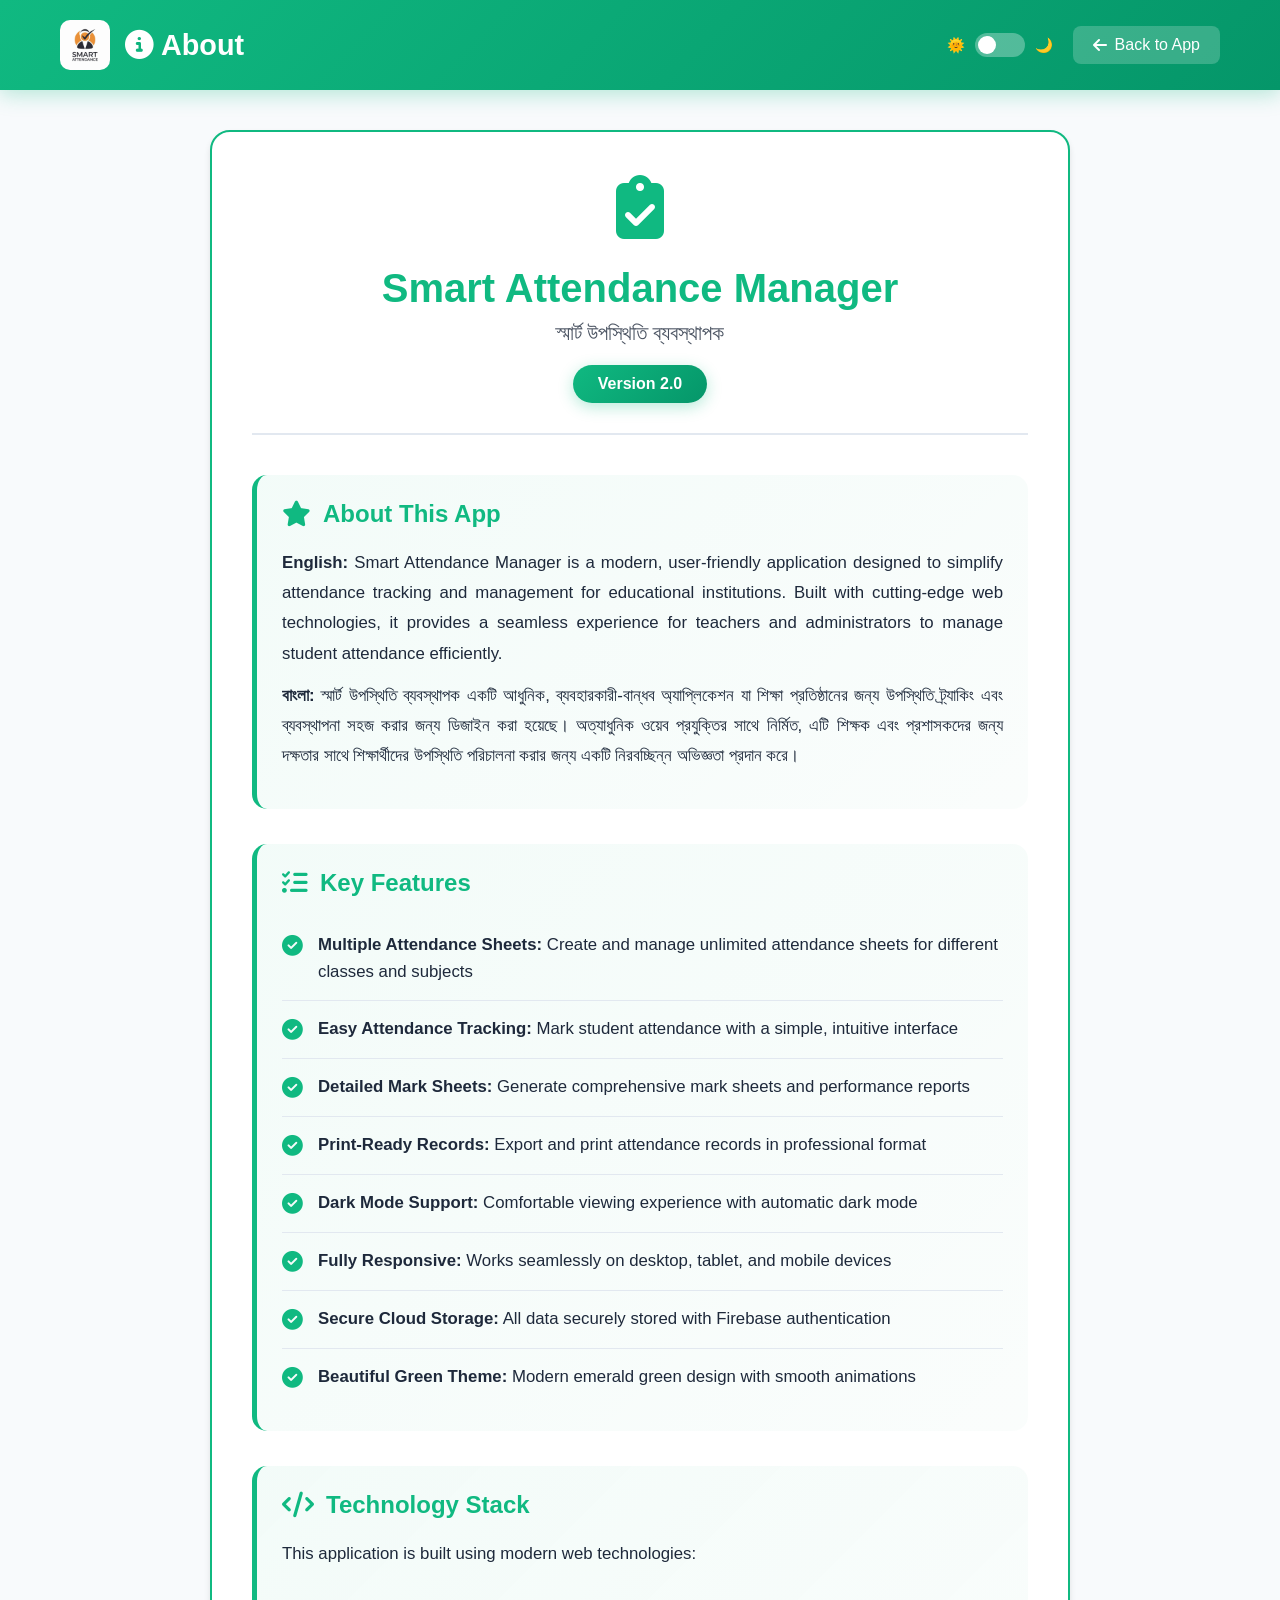
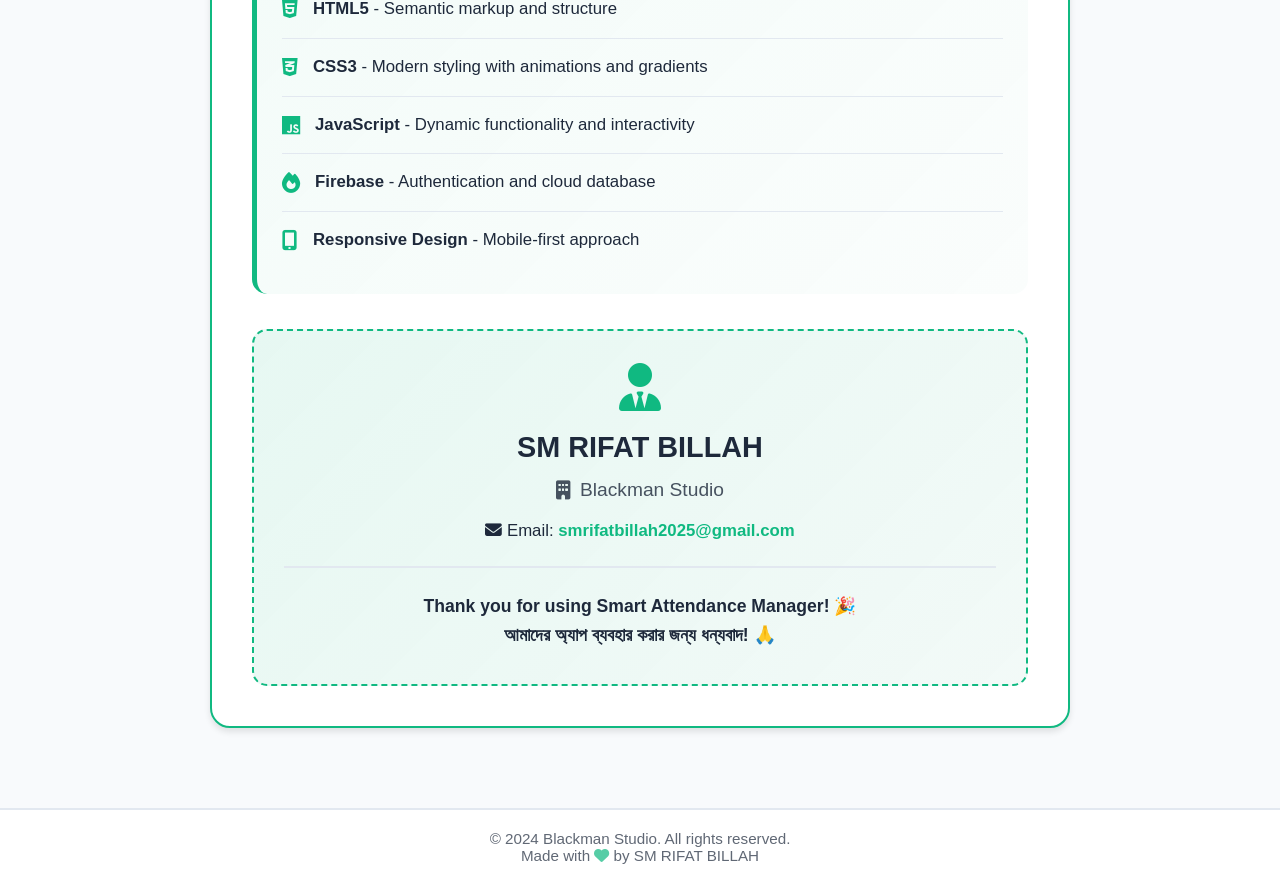
<file: about.html>
<!DOCTYPE html>
<html lang="en">

<head>
    <script async src="https://pagead2.googlesyndication.com/pagead/js/adsbygoogle.js?client=ca-pub-4629514146147557"
     crossorigin="anonymous"></script>
    <meta charset="UTF-8">
    <meta name="viewport" content="width=device-width, initial-scale=1.0">
    <title>About - Smart Attendance Manager</title>
    <link rel="icon" type="image/png" href="favicon.png">
    <link rel="stylesheet" href="https://cdnjs.cloudflare.com/ajax/libs/font-awesome/6.4.0/css/all.min.css">
    <style>
        * {
            margin: 0;
            padding: 0;
            box-sizing: border-box;
        }

        :root {
            --primary-color: #10b981;
            --primary-hover: #059669;
            --primary-gradient: linear-gradient(135deg, #10b981, #059669);
            --bg-color: #f8fafc;
            --card-bg: #ffffff;
            --text-color: #1e293b;
            --border-color: #e2e8f0;
            --shadow: 0 4px 6px rgba(0, 0, 0, 0.1);
            --shadow-hover: 0 10px 25px rgba(16, 185, 129, 0.2);
        }

        [data-theme="dark"] {
            --bg-color: #0f172a;
            --card-bg: #1e293b;
            --text-color: #f1f5f9;
            --border-color: #334155;
        }

        body {
            font-family: 'Segoe UI', Tahoma, Geneva, Verdana, sans-serif;
            background: var(--bg-color);
            color: var(--text-color);
            min-height: 100vh;
            display: flex;
            flex-direction: column;
            transition: background 0.3s ease, color 0.3s ease;
        }

        /* Header */
        header {
            background: var(--primary-gradient);
            color: white;
            padding: 20px 0;
            box-shadow: 0 4px 20px rgba(16, 185, 129, 0.3);
            position: sticky;
            top: 0;
            z-index: 100;
        }

        .header-content {
            max-width: 1200px;
            margin: 0 auto;
            padding: 0 20px;
            display: flex;
            justify-content: space-between;
            align-items: center;
        }

        .logo-section {
            display: flex;
            align-items: center;
            gap: 15px;
        }

        .app-logo {
            height: 50px;
            border-radius: 10px;
        }

        header h1 {
            font-size: 1.8rem;
            font-weight: 700;
        }

        .back-btn {
            background: rgba(255, 255, 255, 0.2);
            border: none;
            color: white;
            padding: 10px 20px;
            border-radius: 8px;
            cursor: pointer;
            font-size: 1rem;
            display: flex;
            align-items: center;
            gap: 8px;
            transition: all 0.3s ease;
        }

        .back-btn:hover {
            background: rgba(255, 255, 255, 0.3);
            transform: translateX(-5px);
        }

        /* Dark Mode Toggle */
        .dark-mode-toggle {
            display: flex;
            align-items: center;
            gap: 10px;
        }

        .switch {
            position: relative;
            display: inline-block;
            width: 50px;
            height: 24px;
        }

        .switch input {
            opacity: 0;
            width: 0;
            height: 0;
        }

        .slider {
            position: absolute;
            cursor: pointer;
            top: 0;
            left: 0;
            right: 0;
            bottom: 0;
            background-color: rgba(255, 255, 255, 0.3);
            transition: 0.4s;
            border-radius: 24px;
        }

        .slider:before {
            position: absolute;
            content: "";
            height: 18px;
            width: 18px;
            left: 3px;
            bottom: 3px;
            background-color: white;
            transition: 0.4s;
            border-radius: 50%;
        }

        input:checked+.slider {
            background-color: rgba(255, 255, 255, 0.5);
        }

        input:checked+.slider:before {
            transform: translateX(26px);
        }

        /* Main Content */
        .container {
            max-width: 900px;
            margin: 40px auto;
            padding: 0 20px;
            flex: 1;
        }

        .about-card {
            background: var(--card-bg);
            border-radius: 20px;
            padding: 40px;
            box-shadow: var(--shadow);
            border: 2px solid var(--primary-color);
            animation: fadeInUp 0.6s ease;
        }

        @keyframes fadeInUp {
            from {
                opacity: 0;
                transform: translateY(30px);
            }

            to {
                opacity: 1;
                transform: translateY(0);
            }
        }

        .about-header {
            text-align: center;
            margin-bottom: 40px;
            padding-bottom: 30px;
            border-bottom: 2px solid var(--border-color);
        }

        .app-icon {
            font-size: 4rem;
            color: var(--primary-color);
            margin-bottom: 20px;
            animation: bounce 2s infinite;
        }

        @keyframes bounce {

            0%,
            100% {
                transform: translateY(0);
            }

            50% {
                transform: translateY(-10px);
            }
        }

        .about-app-name {
            font-size: 2.5rem;
            font-weight: 700;
            color: var(--primary-color);
            margin: 15px 0 10px 0;
        }

        .about-tagline {
            font-size: 1.3rem;
            color: var(--text-color);
            opacity: 0.8;
            margin-bottom: 20px;
        }

        .version-badge {
            display: inline-block;
            background: var(--primary-gradient);
            color: white;
            padding: 10px 25px;
            border-radius: 25px;
            font-weight: 600;
            font-size: 1rem;
            box-shadow: 0 4px 15px rgba(16, 185, 129, 0.3);
        }

        .about-section {
            margin-bottom: 35px;
            padding: 25px;
            background: linear-gradient(135deg, rgba(16, 185, 129, 0.05), rgba(5, 150, 105, 0.02));
            border-radius: 15px;
            border-left: 5px solid var(--primary-color);
            transition: transform 0.3s ease, box-shadow 0.3s ease;
        }

        .about-section:hover {
            transform: translateX(5px);
            box-shadow: var(--shadow-hover);
        }

        .about-section h2 {
            font-size: 1.5rem;
            font-weight: 700;
            color: var(--primary-color);
            margin: 0 0 20px 0;
            display: flex;
            align-items: center;
            gap: 12px;
        }

        .about-section h2 i {
            font-size: 1.6rem;
        }

        .about-section p {
            margin: 12px 0;
            line-height: 1.8;
            text-align: justify;
            font-size: 1.05rem;
        }

        .about-features {
            list-style: none;
            padding: 0;
            margin: 0;
        }

        .about-features li {
            padding: 15px 0;
            display: flex;
            align-items: flex-start;
            gap: 15px;
            border-bottom: 1px solid var(--border-color);
            transition: all 0.3s ease;
        }

        .about-features li:last-child {
            border-bottom: none;
        }

        .about-features li:hover {
            padding-left: 10px;
            background: rgba(16, 185, 129, 0.05);
            border-radius: 8px;
        }

        .about-features li i {
            color: var(--primary-color);
            font-size: 1.3rem;
            margin-top: 3px;
            flex-shrink: 0;
        }

        .about-features li span {
            font-size: 1.05rem;
            line-height: 1.6;
        }

        .developer-info {
            text-align: center;
            padding: 30px;
            background: linear-gradient(135deg, rgba(16, 185, 129, 0.1), rgba(5, 150, 105, 0.05));
            border-radius: 15px;
            margin-top: 30px;
            border: 2px dashed var(--primary-color);
        }

        .developer-icon {
            font-size: 3rem;
            color: var(--primary-color);
            margin-bottom: 15px;
        }

        .developer-name {
            font-size: 1.8rem;
            font-weight: 700;
            color: var(--text-color);
            margin: 15px 0;
        }

        .company-name {
            font-size: 1.2rem;
            color: var(--text-color);
            opacity: 0.8;
            display: flex;
            align-items: center;
            justify-content: center;
            gap: 10px;
            margin: 10px 0;
        }

        .contact-info {
            margin-top: 20px;
            font-size: 1.05rem;
        }

        .contact-info p {
            margin: 10px 0;
        }

        .contact-info a {
            color: var(--primary-color);
            text-decoration: none;
            font-weight: 600;
            transition: opacity 0.3s;
        }

        .contact-info a:hover {
            opacity: 0.7;
            text-decoration: underline;
        }

        .thank-you {
            margin-top: 25px;
            padding-top: 20px;
            border-top: 2px solid var(--border-color);
        }

        .thank-you p {
            font-size: 1.1rem;
            margin: 8px 0;
        }

        /* Footer */
        footer {
            background: var(--card-bg);
            padding: 20px;
            text-align: center;
            border-top: 2px solid var(--border-color);
            margin-top: 40px;
        }

        footer p {
            color: var(--text-color);
            opacity: 0.7;
            font-size: 0.95rem;
        }

        /* Responsive */
        @media (max-width: 768px) {
            header h1 {
                font-size: 1.3rem;
            }

            .about-card {
                padding: 25px;
            }

            .about-app-name {
                font-size: 2rem;
            }

            .about-tagline {
                font-size: 1.1rem;
            }

            .about-section {
                padding: 20px;
            }

            .about-section h2 {
                font-size: 1.3rem;
            }

            .developer-name {
                font-size: 1.5rem;
            }
        }
    </style>
</head>

<body>
    <header>
        <div class="header-content">
            <div class="logo-section">
                <img src="logo.png" alt="Logo" class="app-logo">
                <h1><i class="fas fa-info-circle"></i> About</h1>
            </div>
            <div style="display: flex; align-items: center; gap: 20px;">
                <div class="dark-mode-toggle">
                    <span style="font-size: 0.9rem;">🌞</span>
                    <label class="switch">
                        <input type="checkbox" id="darkModeToggle">
                        <span class="slider"></span>
                    </label>
                    <span style="font-size: 0.9rem;">🌙</span>
                </div>
                <button class="back-btn" onclick="window.location.href='app.html'">
                    <i class="fas fa-arrow-left"></i> Back to App
                </button>
            </div>
        </div>
    </header>

    <div class="container">
        <div class="about-card">
            <div class="about-header">
                <div class="app-icon">
                    <i class="fas fa-clipboard-check"></i>
                </div>
                <h1 class="about-app-name">Smart Attendance Manager</h1>
                <p class="about-tagline">স্মার্ট উপস্থিতি ব্যবস্থাপক</p>
                <span class="version-badge">Version 2.0</span>
            </div>

            <div class="about-section">
                <h2><i class="fas fa-star"></i> About This App</h2>
                <p><strong>English:</strong> Smart Attendance Manager is a modern, user-friendly application designed to
                    simplify attendance tracking and management for educational institutions. Built with cutting-edge
                    web technologies, it provides a seamless experience for teachers and administrators to manage
                    student attendance efficiently.</p>
                <p><strong>বাংলা:</strong> স্মার্ট উপস্থিতি ব্যবস্থাপক একটি আধুনিক, ব্যবহারকারী-বান্ধব অ্যাপ্লিকেশন যা
                    শিক্ষা প্রতিষ্ঠানের জন্য উপস্থিতি ট্র্যাকিং এবং ব্যবস্থাপনা সহজ করার জন্য ডিজাইন করা হয়েছে।
                    অত্যাধুনিক ওয়েব প্রযুক্তির সাথে নির্মিত, এটি শিক্ষক এবং প্রশাসকদের জন্য দক্ষতার সাথে শিক্ষার্থীদের
                    উপস্থিতি পরিচালনা করার জন্য একটি নিরবচ্ছিন্ন অভিজ্ঞতা প্রদান করে।</p>
            </div>

            <div class="about-section">
                <h2><i class="fas fa-list-check"></i> Key Features</h2>
                <ul class="about-features">
                    <li>
                        <i class="fas fa-check-circle"></i>
                        <span><strong>Multiple Attendance Sheets:</strong> Create and manage unlimited attendance sheets
                            for different classes and subjects</span>
                    </li>
                    <li>
                        <i class="fas fa-check-circle"></i>
                        <span><strong>Easy Attendance Tracking:</strong> Mark student attendance with a simple,
                            intuitive interface</span>
                    </li>
                    <li>
                        <i class="fas fa-check-circle"></i>
                        <span><strong>Detailed Mark Sheets:</strong> Generate comprehensive mark sheets and performance
                            reports</span>
                    </li>
                    <li>
                        <i class="fas fa-check-circle"></i>
                        <span><strong>Print-Ready Records:</strong> Export and print attendance records in professional
                            format</span>
                    </li>
                    <li>
                        <i class="fas fa-check-circle"></i>
                        <span><strong>Dark Mode Support:</strong> Comfortable viewing experience with automatic dark
                            mode</span>
                    </li>
                    <li>
                        <i class="fas fa-check-circle"></i>
                        <span><strong>Fully Responsive:</strong> Works seamlessly on desktop, tablet, and mobile
                            devices</span>
                    </li>
                    <li>
                        <i class="fas fa-check-circle"></i>
                        <span><strong>Secure Cloud Storage:</strong> All data securely stored with Firebase
                            authentication</span>
                    </li>
                    <li>
                        <i class="fas fa-check-circle"></i>
                        <span><strong>Beautiful Green Theme:</strong> Modern emerald green design with smooth
                            animations</span>
                    </li>
                </ul>
            </div>

            <div class="about-section">
                <h2><i class="fas fa-code"></i> Technology Stack</h2>
                <p>This application is built using modern web technologies:</p>
                <ul class="about-features">
                    <li><i class="fab fa-html5"></i> <span><strong>HTML5</strong> - Semantic markup and structure</span>
                    </li>
                    <li><i class="fab fa-css3-alt"></i> <span><strong>CSS3</strong> - Modern styling with animations and
                            gradients</span></li>
                    <li><i class="fab fa-js"></i> <span><strong>JavaScript</strong> - Dynamic functionality and
                            interactivity</span></li>
                    <li><i class="fas fa-fire"></i> <span><strong>Firebase</strong> - Authentication and cloud
                            database</span></li>
                    <li><i class="fas fa-mobile-alt"></i> <span><strong>Responsive Design</strong> - Mobile-first
                            approach</span></li>
                </ul>
            </div>

            <div class="developer-info">
                <div class="developer-icon">
                    <i class="fas fa-user-tie"></i>
                </div>
                <div class="developer-name">SM RIFAT BILLAH</div>
                <div class="company-name">
                    <i class="fas fa-building"></i>
                    <span>Blackman Studio</span>
                </div>
                <div class="contact-info">
                    <p>
                        <i class="fas fa-envelope"></i>
                        Email: <a href="mailto:smrifatbillah2025@gmail.com">smrifatbillah2025@gmail.com</a>
                    </p>
                    <div class="thank-you">
                        <p><strong>Thank you for using Smart Attendance Manager! 🎉</strong></p>
                        <p><strong>আমাদের অ্যাপ ব্যবহার করার জন্য ধন্যবাদ! 🙏</strong></p>
                    </div>
                </div>
            </div>
        </div>
    </div>

    <footer>
        <p>&copy; 2024 Blackman Studio. All rights reserved.</p>
        <p>Made with <i class="fas fa-heart" style="color: #10b981;"></i> by SM RIFAT BILLAH</p>
    </footer>

    <script>
        // Dark Mode Toggle
        const darkModeToggle = document.getElementById('darkModeToggle');
        const body = document.body;

        // Load saved preference
        const savedTheme = localStorage.getItem('theme');
        if (savedTheme === 'dark') {
            body.setAttribute('data-theme', 'dark');
            darkModeToggle.checked = true;
        }

        // Toggle dark mode
        darkModeToggle.addEventListener('change', function () {
            if (this.checked) {
                body.setAttribute('data-theme', 'dark');
                localStorage.setItem('theme', 'dark');
            } else {
                body.removeAttribute('data-theme');
                localStorage.setItem('theme', 'light');
            }
        });
    </script>
</body>

</html>
</file>
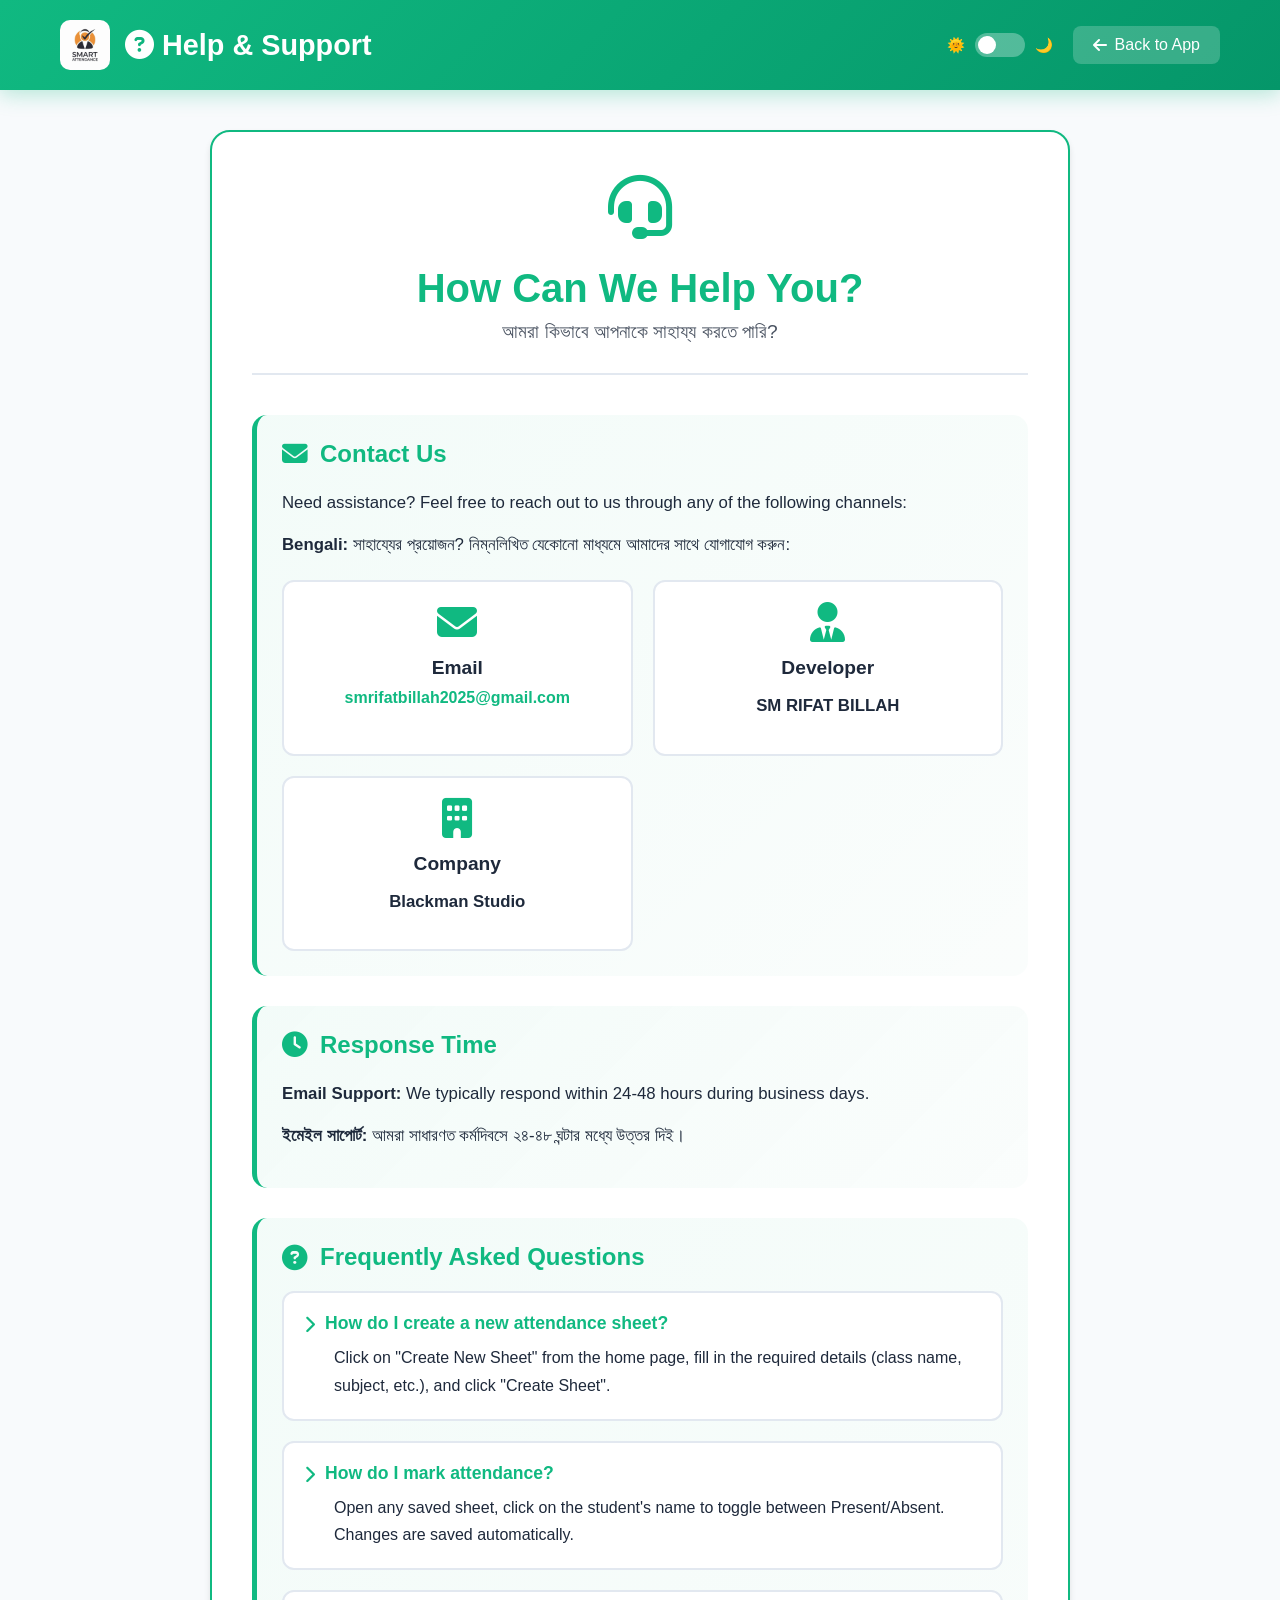
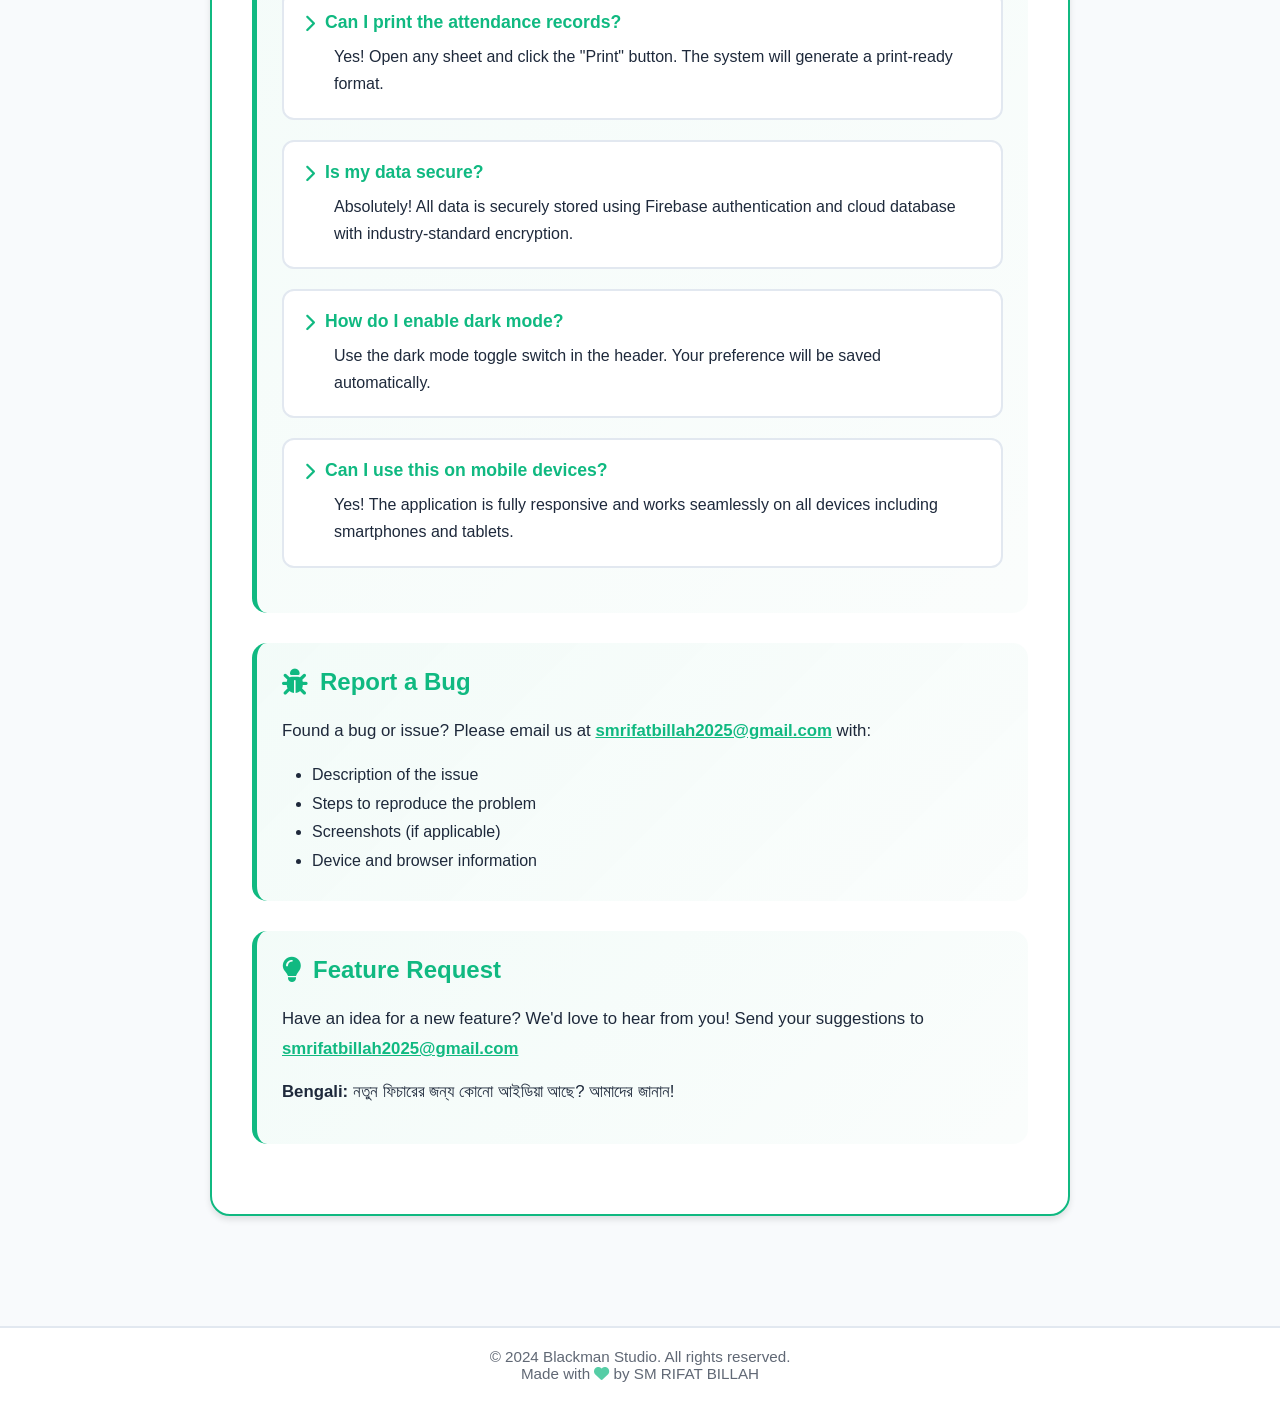
<file: help.html>
<!DOCTYPE html>
<html lang="en">

<head>
    <script async src="https://pagead2.googlesyndication.com/pagead/js/adsbygoogle.js?client=ca-pub-4629514146147557"
     crossorigin="anonymous"></script>
    <meta charset="UTF-8">
    <meta name="viewport" content="width=device-width, initial-scale=1.0">
    <title>Help & Support - Smart Attendance Manager</title>
    <link rel="icon" type="image/png" href="favicon.png">
    <link rel="stylesheet" href="https://cdnjs.cloudflare.com/ajax/libs/font-awesome/6.4.0/css/all.min.css">
    <style>
        * {
            margin: 0;
            padding: 0;
            box-sizing: border-box;
        }

        :root {
            --primary-color: #10b981;
            --primary-hover: #059669;
            --primary-gradient: linear-gradient(135deg, #10b981, #059669);
            --bg-color: #f8fafc;
            --card-bg: #ffffff;
            --text-color: #1e293b;
            --border-color: #e2e8f0;
            --shadow: 0 4px 6px rgba(0, 0, 0, 0.1);
            --shadow-hover: 0 10px 25px rgba(16, 185, 129, 0.2);
        }

        [data-theme="dark"] {
            --bg-color: #0f172a;
            --card-bg: #1e293b;
            --text-color: #f1f5f9;
            --border-color: #334155;
        }

        body {
            font-family: 'Segoe UI', Tahoma, Geneva, Verdana, sans-serif;
            background: var(--bg-color);
            color: var(--text-color);
            min-height: 100vh;
            display: flex;
            flex-direction: column;
            transition: background 0.3s ease, color 0.3s ease;
        }

        /* Header */
        header {
            background: var(--primary-gradient);
            color: white;
            padding: 20px 0;
            box-shadow: 0 4px 20px rgba(16, 185, 129, 0.3);
            position: sticky;
            top: 0;
            z-index: 100;
        }

        .header-content {
            max-width: 1200px;
            margin: 0 auto;
            padding: 0 20px;
            display: flex;
            justify-content: space-between;
            align-items: center;
        }

        .logo-section {
            display: flex;
            align-items: center;
            gap: 15px;
        }

        .app-logo {
            height: 50px;
            border-radius: 10px;
        }

        header h1 {
            font-size: 1.8rem;
            font-weight: 700;
        }

        .back-btn {
            background: rgba(255, 255, 255, 0.2);
            border: none;
            color: white;
            padding: 10px 20px;
            border-radius: 8px;
            cursor: pointer;
            font-size: 1rem;
            display: flex;
            align-items: center;
            gap: 8px;
            transition: all 0.3s ease;
        }

        .back-btn:hover {
            background: rgba(255, 255, 255, 0.3);
            transform: translateX(-5px);
        }

        /* Dark Mode Toggle */
        .dark-mode-toggle {
            display: flex;
            align-items: center;
            gap: 10px;
        }

        .switch {
            position: relative;
            display: inline-block;
            width: 50px;
            height: 24px;
        }

        .switch input {
            opacity: 0;
            width: 0;
            height: 0;
        }

        .slider {
            position: absolute;
            cursor: pointer;
            top: 0;
            left: 0;
            right: 0;
            bottom: 0;
            background-color: rgba(255, 255, 255, 0.3);
            transition: 0.4s;
            border-radius: 24px;
        }

        .slider:before {
            position: absolute;
            content: "";
            height: 18px;
            width: 18px;
            left: 3px;
            bottom: 3px;
            background-color: white;
            transition: 0.4s;
            border-radius: 50%;
        }

        input:checked+.slider {
            background-color: rgba(255, 255, 255, 0.5);
        }

        input:checked+.slider:before {
            transform: translateX(26px);
        }

        /* Main Content */
        .container {
            max-width: 900px;
            margin: 40px auto;
            padding: 0 20px;
            flex: 1;
        }

        .help-card {
            background: var(--card-bg);
            border-radius: 20px;
            padding: 40px;
            box-shadow: var(--shadow);
            border: 2px solid var(--primary-color);
            animation: fadeInUp 0.6s ease;
            margin-bottom: 30px;
        }

        @keyframes fadeInUp {
            from {
                opacity: 0;
                transform: translateY(30px);
            }

            to {
                opacity: 1;
                transform: translateY(0);
            }
        }

        .help-header {
            text-align: center;
            margin-bottom: 40px;
            padding-bottom: 30px;
            border-bottom: 2px solid var(--border-color);
        }

        .help-icon {
            font-size: 4rem;
            color: var(--primary-color);
            margin-bottom: 20px;
            animation: pulse 2s infinite;
        }

        @keyframes pulse {

            0%,
            100% {
                transform: scale(1);
            }

            50% {
                transform: scale(1.1);
            }
        }

        .help-title {
            font-size: 2.5rem;
            font-weight: 700;
            color: var(--primary-color);
            margin: 15px 0 10px 0;
        }

        .help-subtitle {
            font-size: 1.2rem;
            color: var(--text-color);
            opacity: 0.8;
        }

        .help-section {
            margin-bottom: 30px;
            padding: 25px;
            background: linear-gradient(135deg, rgba(16, 185, 129, 0.05), rgba(5, 150, 105, 0.02));
            border-radius: 15px;
            border-left: 5px solid var(--primary-color);
            transition: transform 0.3s ease, box-shadow 0.3s ease;
        }

        .help-section:hover {
            transform: translateX(5px);
            box-shadow: var(--shadow-hover);
        }

        .help-section h2 {
            font-size: 1.5rem;
            font-weight: 700;
            color: var(--primary-color);
            margin: 0 0 20px 0;
            display: flex;
            align-items: center;
            gap: 12px;
        }

        .help-section h2 i {
            font-size: 1.6rem;
        }

        .help-section p {
            margin: 12px 0;
            line-height: 1.8;
            font-size: 1.05rem;
        }

        .contact-grid {
            display: grid;
            grid-template-columns: repeat(auto-fit, minmax(250px, 1fr));
            gap: 20px;
            margin-top: 20px;
        }

        .contact-item {
            background: var(--card-bg);
            padding: 20px;
            border-radius: 12px;
            border: 2px solid var(--border-color);
            transition: all 0.3s ease;
            text-align: center;
        }

        .contact-item:hover {
            border-color: var(--primary-color);
            transform: translateY(-5px);
            box-shadow: var(--shadow-hover);
        }

        .contact-item i {
            font-size: 2.5rem;
            color: var(--primary-color);
            margin-bottom: 15px;
        }

        .contact-item h3 {
            font-size: 1.2rem;
            color: var(--text-color);
            margin-bottom: 10px;
        }

        .contact-item a {
            color: var(--primary-color);
            text-decoration: none;
            font-weight: 600;
            word-break: break-all;
            transition: opacity 0.3s;
        }

        .contact-item a:hover {
            opacity: 0.7;
            text-decoration: underline;
        }

        .faq-list {
            list-style: none;
            padding: 0;
        }

        .faq-item {
            margin-bottom: 20px;
            padding: 20px;
            background: var(--card-bg);
            border-radius: 12px;
            border: 2px solid var(--border-color);
            transition: all 0.3s ease;
        }

        .faq-item:hover {
            border-color: var(--primary-color);
            box-shadow: var(--shadow);
        }

        .faq-question {
            font-size: 1.1rem;
            font-weight: 700;
            color: var(--primary-color);
            margin-bottom: 10px;
            display: flex;
            align-items: flex-start;
            gap: 10px;
        }

        .faq-question i {
            margin-top: 3px;
            flex-shrink: 0;
        }

        .faq-answer {
            font-size: 1rem;
            line-height: 1.7;
            color: var(--text-color);
            padding-left: 30px;
        }

        /* Footer */
        footer {
            background: var(--card-bg);
            padding: 20px;
            text-align: center;
            border-top: 2px solid var(--border-color);
            margin-top: 40px;
        }

        footer p {
            color: var(--text-color);
            opacity: 0.7;
            font-size: 0.95rem;
        }

        /* Responsive */
        @media (max-width: 768px) {
            header h1 {
                font-size: 1.3rem;
            }

            .help-card {
                padding: 25px;
            }

            .help-title {
                font-size: 2rem;
            }

            .contact-grid {
                grid-template-columns: 1fr;
            }
        }
    </style>
</head>

<body>
    <header>
        <div class="header-content">
            <div class="logo-section">
                <img src="logo.png" alt="Logo" class="app-logo">
                <h1><i class="fas fa-question-circle"></i> Help & Support</h1>
            </div>
            <div style="display: flex; align-items: center; gap: 20px;">
                <div class="dark-mode-toggle">
                    <span style="font-size: 0.9rem;">🌞</span>
                    <label class="switch">
                        <input type="checkbox" id="darkModeToggle">
                        <span class="slider"></span>
                    </label>
                    <span style="font-size: 0.9rem;">🌙</span>
                </div>
                <button class="back-btn" onclick="window.location.href='app.html'">
                    <i class="fas fa-arrow-left"></i> Back to App
                </button>
            </div>
        </div>
    </header>

    <div class="container">
        <div class="help-card">
            <div class="help-header">
                <div class="help-icon">
                    <i class="fas fa-headset"></i>
                </div>
                <h1 class="help-title">How Can We Help You?</h1>
                <p class="help-subtitle">আমরা কিভাবে আপনাকে সাহায্য করতে পারি?</p>
            </div>

            <div class="help-section">
                <h2><i class="fas fa-envelope"></i> Contact Us</h2>
                <p>Need assistance? Feel free to reach out to us through any of the following channels:</p>
                <p><strong>Bengali:</strong> সাহায্যের প্রয়োজন? নিম্নলিখিত যেকোনো মাধ্যমে আমাদের সাথে যোগাযোগ করুন:</p>

                <div class="contact-grid">
                    <div class="contact-item">
                        <i class="fas fa-envelope"></i>
                        <h3>Email</h3>
                        <a href="mailto:smrifatbillah2025@gmail.com">smrifatbillah2025@gmail.com</a>
                    </div>

                    <div class="contact-item">
                        <i class="fas fa-user-tie"></i>
                        <h3>Developer</h3>
                        <p style="color: var(--text-color); font-weight: 600;">SM RIFAT BILLAH</p>
                    </div>

                    <div class="contact-item">
                        <i class="fas fa-building"></i>
                        <h3>Company</h3>
                        <p style="color: var(--text-color); font-weight: 600;">Blackman Studio</p>
                    </div>
                </div>
            </div>

            <div class="help-section">
                <h2><i class="fas fa-clock"></i> Response Time</h2>
                <p><strong>Email Support:</strong> We typically respond within 24-48 hours during business days.</p>
                <p><strong>ইমেইল সাপোর্ট:</strong> আমরা সাধারণত কর্মদিবসে ২৪-৪৮ ঘন্টার মধ্যে উত্তর দিই।</p>
            </div>

            <div class="help-section">
                <h2><i class="fas fa-question-circle"></i> Frequently Asked Questions</h2>

                <ul class="faq-list">
                    <li class="faq-item">
                        <div class="faq-question">
                            <i class="fas fa-chevron-right"></i>
                            <span>How do I create a new attendance sheet?</span>
                        </div>
                        <div class="faq-answer">
                            Click on "Create New Sheet" from the home page, fill in the required details (class name,
                            subject, etc.), and click "Create Sheet".
                        </div>
                    </li>

                    <li class="faq-item">
                        <div class="faq-question">
                            <i class="fas fa-chevron-right"></i>
                            <span>How do I mark attendance?</span>
                        </div>
                        <div class="faq-answer">
                            Open any saved sheet, click on the student's name to toggle between Present/Absent. Changes
                            are saved automatically.
                        </div>
                    </li>

                    <li class="faq-item">
                        <div class="faq-question">
                            <i class="fas fa-chevron-right"></i>
                            <span>Can I print the attendance records?</span>
                        </div>
                        <div class="faq-answer">
                            Yes! Open any sheet and click the "Print" button. The system will generate a print-ready
                            format.
                        </div>
                    </li>

                    <li class="faq-item">
                        <div class="faq-question">
                            <i class="fas fa-chevron-right"></i>
                            <span>Is my data secure?</span>
                        </div>
                        <div class="faq-answer">
                            Absolutely! All data is securely stored using Firebase authentication and cloud database
                            with industry-standard encryption.
                        </div>
                    </li>

                    <li class="faq-item">
                        <div class="faq-question">
                            <i class="fas fa-chevron-right"></i>
                            <span>How do I enable dark mode?</span>
                        </div>
                        <div class="faq-answer">
                            Use the dark mode toggle switch in the header. Your preference will be saved automatically.
                        </div>
                    </li>

                    <li class="faq-item">
                        <div class="faq-question">
                            <i class="fas fa-chevron-right"></i>
                            <span>Can I use this on mobile devices?</span>
                        </div>
                        <div class="faq-answer">
                            Yes! The application is fully responsive and works seamlessly on all devices including
                            smartphones and tablets.
                        </div>
                    </li>
                </ul>
            </div>

            <div class="help-section">
                <h2><i class="fas fa-bug"></i> Report a Bug</h2>
                <p>Found a bug or issue? Please email us at <a href="mailto:smrifatbillah2025@gmail.com"
                        style="color: var(--primary-color); font-weight: 600;">smrifatbillah2025@gmail.com</a> with:</p>
                <ul style="margin-left: 30px; margin-top: 15px; line-height: 1.8;">
                    <li>Description of the issue</li>
                    <li>Steps to reproduce the problem</li>
                    <li>Screenshots (if applicable)</li>
                    <li>Device and browser information</li>
                </ul>
            </div>

            <div class="help-section">
                <h2><i class="fas fa-lightbulb"></i> Feature Request</h2>
                <p>Have an idea for a new feature? We'd love to hear from you! Send your suggestions to <a
                        href="mailto:smrifatbillah2025@gmail.com"
                        style="color: var(--primary-color); font-weight: 600;">smrifatbillah2025@gmail.com</a></p>
                <p><strong>Bengali:</strong> নতুন ফিচারের জন্য কোনো আইডিয়া আছে? আমাদের জানান!</p>
            </div>
        </div>
    </div>

    <footer>
        <p>&copy; 2024 Blackman Studio. All rights reserved.</p>
        <p>Made with <i class="fas fa-heart" style="color: #10b981;"></i> by SM RIFAT BILLAH</p>
    </footer>

    <script>
        // Dark Mode Toggle
        const darkModeToggle = document.getElementById('darkModeToggle');
        const body = document.body;

        // Load saved preference
        const savedTheme = localStorage.getItem('theme');
        if (savedTheme === 'dark') {
            body.setAttribute('data-theme', 'dark');
            darkModeToggle.checked = true;
        }

        // Toggle dark mode
        darkModeToggle.addEventListener('change', function () {
            if (this.checked) {
                body.setAttribute('data-theme', 'dark');
                localStorage.setItem('theme', 'dark');
            } else {
                body.removeAttribute('data-theme');
                localStorage.setItem('theme', 'light');
            }
        });
    </script>
</body>

</html>
</file>
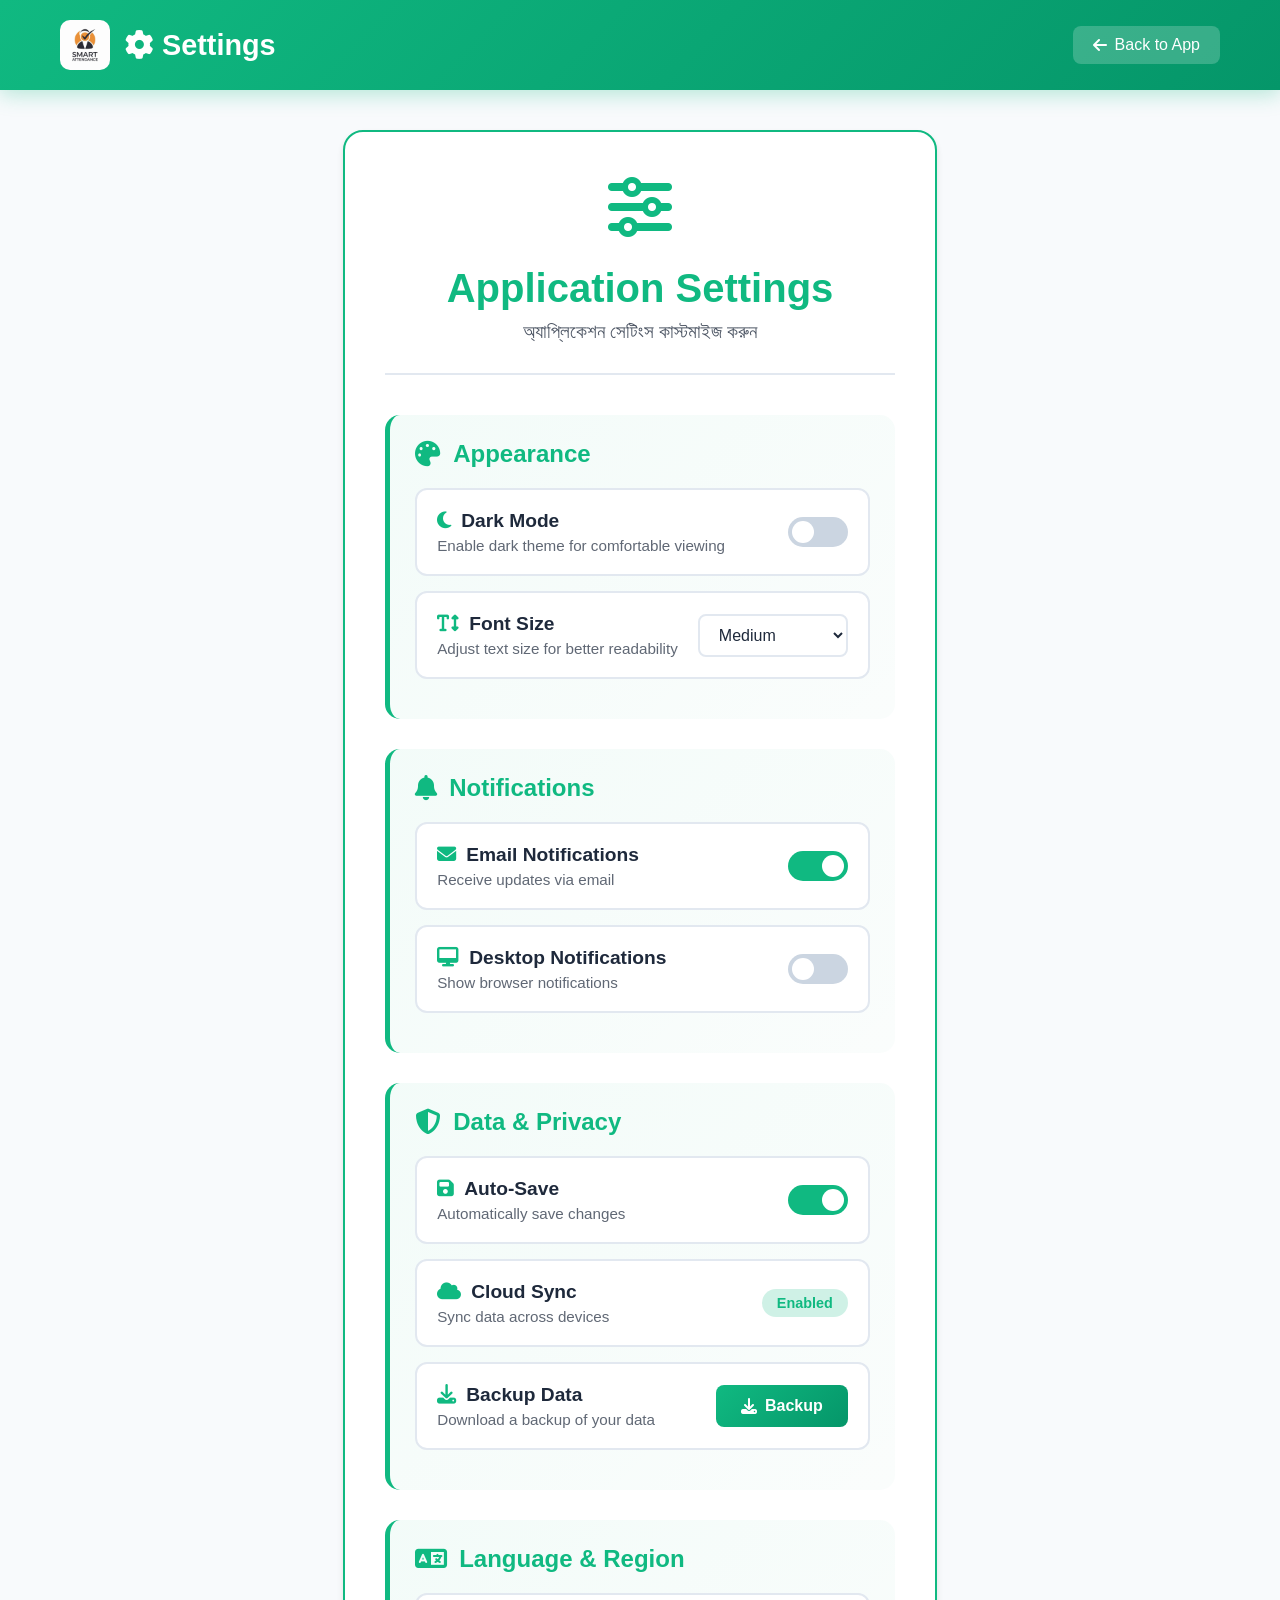
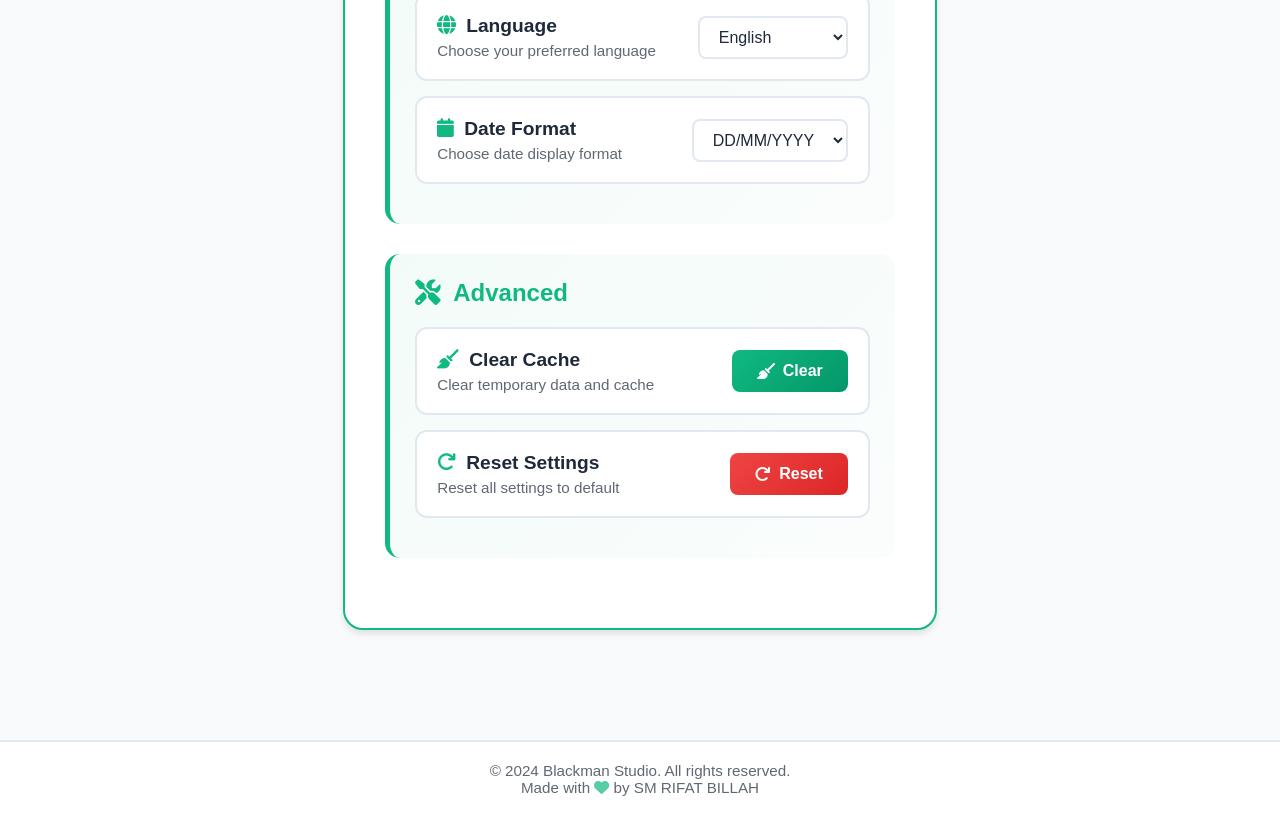
<file: settings.html>
<!DOCTYPE html>
<html lang="en">

<head>
    <script async src="https://pagead2.googlesyndication.com/pagead/js/adsbygoogle.js?client=ca-pub-4629514146147557"
     crossorigin="anonymous"></script>
    <meta charset="UTF-8">
    <meta name="viewport" content="width=device-width, initial-scale=1.0">
    <title>Settings - Smart Attendance Manager</title>
    <link rel="icon" type="image/png" href="favicon.png">
    <link rel="stylesheet" href="https://cdnjs.cloudflare.com/ajax/libs/font-awesome/6.4.0/css/all.min.css">
    <style>
        * {
            margin: 0;
            padding: 0;
            box-sizing: border-box;
        }

        :root {
            --primary-color: #10b981;
            --primary-hover: #059669;
            --primary-gradient: linear-gradient(135deg, #10b981, #059669);
            --bg-color: #f8fafc;
            --card-bg: #ffffff;
            --text-color: #1e293b;
            --border-color: #e2e8f0;
            --shadow: 0 4px 6px rgba(0, 0, 0, 0.1);
            --shadow-hover: 0 10px 25px rgba(16, 185, 129, 0.2);
        }

        [data-theme="dark"] {
            --bg-color: #0f172a;
            --card-bg: #1e293b;
            --text-color: #f1f5f9;
            --border-color: #334155;
        }

        body {
            font-family: 'Segoe UI', Tahoma, Geneva, Verdana, sans-serif;
            background: var(--bg-color);
            color: var(--text-color);
            min-height: 100vh;
            display: flex;
            flex-direction: column;
            transition: background 0.3s ease, color 0.3s ease;
        }

        /* Header */
        header {
            background: var(--primary-gradient);
            color: white;
            padding: 20px 0;
            box-shadow: 0 4px 20px rgba(16, 185, 129, 0.3);
            position: sticky;
            top: 0;
            z-index: 100;
        }

        .header-content {
            max-width: 1200px;
            margin: 0 auto;
            padding: 0 20px;
            display: flex;
            justify-content: space-between;
            align-items: center;
        }

        .logo-section {
            display: flex;
            align-items: center;
            gap: 15px;
        }

        .app-logo {
            height: 50px;
            border-radius: 10px;
        }

        header h1 {
            font-size: 1.8rem;
            font-weight: 700;
        }

        .back-btn {
            background: rgba(255, 255, 255, 0.2);
            border: none;
            color: white;
            padding: 10px 20px;
            border-radius: 8px;
            cursor: pointer;
            font-size: 1rem;
            display: flex;
            align-items: center;
            gap: 8px;
            transition: all 0.3s ease;
        }

        .back-btn:hover {
            background: rgba(255, 255, 255, 0.3);
            transform: translateX(-5px);
        }

        /* Main Content */
        .container {
            max-width: 900px;
            margin: 40px auto;
            padding: 0 20px;
            flex: 1;
        }

        .settings-card {
            background: var(--card-bg);
            border-radius: 20px;
            padding: 40px;
            box-shadow: var(--shadow);
            border: 2px solid var(--primary-color);
            animation: fadeInUp 0.6s ease;
            margin-bottom: 30px;
        }

        @keyframes fadeInUp {
            from {
                opacity: 0;
                transform: translateY(30px);
            }

            to {
                opacity: 1;
                transform: translateY(0);
            }
        }

        .settings-header {
            text-align: center;
            margin-bottom: 40px;
            padding-bottom: 30px;
            border-bottom: 2px solid var(--border-color);
        }

        .settings-icon {
            font-size: 4rem;
            color: var(--primary-color);
            margin-bottom: 20px;
            animation: rotate 4s linear infinite;
        }

        @keyframes rotate {
            from {
                transform: rotate(0deg);
            }

            to {
                transform: rotate(360deg);
            }
        }

        .settings-title {
            font-size: 2.5rem;
            font-weight: 700;
            color: var(--primary-color);
            margin: 15px 0 10px 0;
        }

        .settings-subtitle {
            font-size: 1.2rem;
            color: var(--text-color);
            opacity: 0.8;
        }

        .settings-section {
            margin-bottom: 30px;
            padding: 25px;
            background: linear-gradient(135deg, rgba(16, 185, 129, 0.05), rgba(5, 150, 105, 0.02));
            border-radius: 15px;
            border-left: 5px solid var(--primary-color);
            transition: transform 0.3s ease, box-shadow 0.3s ease;
        }

        .settings-section:hover {
            transform: translateX(5px);
            box-shadow: var(--shadow-hover);
        }

        .settings-section h2 {
            font-size: 1.5rem;
            font-weight: 700;
            color: var(--primary-color);
            margin: 0 0 20px 0;
            display: flex;
            align-items: center;
            gap: 12px;
        }

        .settings-section h2 i {
            font-size: 1.6rem;
        }

        .setting-item {
            display: flex;
            justify-content: space-between;
            align-items: center;
            padding: 20px;
            background: var(--card-bg);
            border-radius: 12px;
            border: 2px solid var(--border-color);
            margin-bottom: 15px;
            transition: all 0.3s ease;
        }

        .setting-item:hover {
            border-color: var(--primary-color);
            box-shadow: var(--shadow);
        }

        .setting-info {
            flex: 1;
        }

        .setting-info h3 {
            font-size: 1.2rem;
            color: var(--text-color);
            margin-bottom: 5px;
            display: flex;
            align-items: center;
            gap: 10px;
        }

        .setting-info h3 i {
            color: var(--primary-color);
        }

        .setting-info p {
            font-size: 0.95rem;
            color: var(--text-color);
            opacity: 0.7;
            margin: 0;
        }

        .setting-control {
            margin-left: 20px;
        }

        /* Toggle Switch */
        .switch {
            position: relative;
            display: inline-block;
            width: 60px;
            height: 30px;
        }

        .switch input {
            opacity: 0;
            width: 0;
            height: 0;
        }

        .slider {
            position: absolute;
            cursor: pointer;
            top: 0;
            left: 0;
            right: 0;
            bottom: 0;
            background-color: #cbd5e1;
            transition: 0.4s;
            border-radius: 30px;
        }

        .slider:before {
            position: absolute;
            content: "";
            height: 22px;
            width: 22px;
            left: 4px;
            bottom: 4px;
            background-color: white;
            transition: 0.4s;
            border-radius: 50%;
        }

        input:checked+.slider {
            background-color: var(--primary-color);
        }

        input:checked+.slider:before {
            transform: translateX(30px);
        }

        /* Select Dropdown */
        select {
            padding: 10px 15px;
            border: 2px solid var(--border-color);
            border-radius: 8px;
            background: var(--card-bg);
            color: var(--text-color);
            font-size: 1rem;
            cursor: pointer;
            transition: all 0.3s ease;
            min-width: 150px;
        }

        select:hover {
            border-color: var(--primary-color);
        }

        select:focus {
            outline: none;
            border-color: var(--primary-color);
            box-shadow: 0 0 0 3px rgba(16, 185, 129, 0.1);
        }

        /* Button */
        .btn {
            background: var(--primary-gradient);
            color: white;
            border: none;
            padding: 12px 25px;
            border-radius: 8px;
            font-size: 1rem;
            font-weight: 600;
            cursor: pointer;
            transition: all 0.3s ease;
            display: inline-flex;
            align-items: center;
            gap: 8px;
        }

        .btn:hover {
            transform: translateY(-2px);
            box-shadow: 0 8px 20px rgba(16, 185, 129, 0.3);
        }

        .btn-danger {
            background: linear-gradient(135deg, #ef4444, #dc2626);
        }

        .btn-danger:hover {
            box-shadow: 0 8px 20px rgba(239, 68, 68, 0.3);
        }

        .status-badge {
            display: inline-block;
            padding: 6px 15px;
            border-radius: 20px;
            font-size: 0.9rem;
            font-weight: 600;
        }

        .status-enabled {
            background: rgba(16, 185, 129, 0.2);
            color: var(--primary-color);
        }

        .status-disabled {
            background: rgba(239, 68, 68, 0.2);
            color: #ef4444;
        }

        /* Footer */
        footer {
            background: var(--card-bg);
            padding: 20px;
            text-align: center;
            border-top: 2px solid var(--border-color);
            margin-top: 40px;
        }

        footer p {
            color: var(--text-color);
            opacity: 0.7;
            font-size: 0.95rem;
        }

        /* Responsive */
        @media (max-width: 768px) {
            header h1 {
                font-size: 1.3rem;
            }

            .settings-card {
                padding: 25px;
            }

            .settings-title {
                font-size: 2rem;
            }

            .setting-item {
                flex-direction: column;
                align-items: flex-start;
                gap: 15px;
            }

            .setting-control {
                margin-left: 0;
                width: 100%;
            }

            select {
                width: 100%;
            }
        }

        /* Success Message */
        .success-message {
            position: fixed;
            top: 100px;
            right: 20px;
            background: var(--primary-gradient);
            color: white;
            padding: 15px 25px;
            border-radius: 10px;
            box-shadow: 0 8px 20px rgba(16, 185, 129, 0.3);
            display: none;
            animation: slideIn 0.3s ease;
            z-index: 1000;
        }

        .success-message.show {
            display: block;
        }

        @keyframes slideIn {
            from {
                transform: translateX(400px);
                opacity: 0;
            }

            to {
                transform: translateX(0);
                opacity: 1;
            }
        }
    </style>
</head>

<body>
    <header>
        <div class="header-content">
            <div class="logo-section">
                <img src="logo.png" alt="Logo" class="app-logo">
                <h1><i class="fas fa-cog"></i> Settings</h1>
            </div>
            <button class="back-btn" onclick="window.location.href='app.html'">
                <i class="fas fa-arrow-left"></i> Back to App
            </button>
        </div>
    </header>

    <div class="container">
        <div class="settings-card">
            <div class="settings-header">
                <div class="settings-icon">
                    <i class="fas fa-sliders-h"></i>
                </div>
                <h1 class="settings-title">Application Settings</h1>
                <p class="settings-subtitle">অ্যাপ্লিকেশন সেটিংস কাস্টমাইজ করুন</p>
            </div>

            <!-- Appearance Settings -->
            <div class="settings-section">
                <h2><i class="fas fa-palette"></i> Appearance</h2>

                <div class="setting-item">
                    <div class="setting-info">
                        <h3><i class="fas fa-moon"></i> Dark Mode</h3>
                        <p>Enable dark theme for comfortable viewing</p>
                    </div>
                    <div class="setting-control">
                        <label class="switch">
                            <input type="checkbox" id="darkModeToggle">
                            <span class="slider"></span>
                        </label>
                    </div>
                </div>

                <div class="setting-item">
                    <div class="setting-info">
                        <h3><i class="fas fa-text-height"></i> Font Size</h3>
                        <p>Adjust text size for better readability</p>
                    </div>
                    <div class="setting-control">
                        <select id="fontSizeSelect">
                            <option value="small">Small</option>
                            <option value="medium" selected>Medium</option>
                            <option value="large">Large</option>
                        </select>
                    </div>
                </div>
            </div>

            <!-- Notification Settings -->
            <div class="settings-section">
                <h2><i class="fas fa-bell"></i> Notifications</h2>

                <div class="setting-item">
                    <div class="setting-info">
                        <h3><i class="fas fa-envelope"></i> Email Notifications</h3>
                        <p>Receive updates via email</p>
                    </div>
                    <div class="setting-control">
                        <label class="switch">
                            <input type="checkbox" id="emailNotifications" checked>
                            <span class="slider"></span>
                        </label>
                    </div>
                </div>

                <div class="setting-item">
                    <div class="setting-info">
                        <h3><i class="fas fa-desktop"></i> Desktop Notifications</h3>
                        <p>Show browser notifications</p>
                    </div>
                    <div class="setting-control">
                        <label class="switch">
                            <input type="checkbox" id="desktopNotifications">
                            <span class="slider"></span>
                        </label>
                    </div>
                </div>
            </div>

            <!-- Data & Privacy -->
            <div class="settings-section">
                <h2><i class="fas fa-shield-alt"></i> Data & Privacy</h2>

                <div class="setting-item">
                    <div class="setting-info">
                        <h3><i class="fas fa-save"></i> Auto-Save</h3>
                        <p>Automatically save changes</p>
                    </div>
                    <div class="setting-control">
                        <label class="switch">
                            <input type="checkbox" id="autoSave" checked>
                            <span class="slider"></span>
                        </label>
                    </div>
                </div>

                <div class="setting-item">
                    <div class="setting-info">
                        <h3><i class="fas fa-cloud"></i> Cloud Sync</h3>
                        <p>Sync data across devices</p>
                    </div>
                    <div class="setting-control">
                        <span class="status-badge status-enabled">Enabled</span>
                    </div>
                </div>

                <div class="setting-item">
                    <div class="setting-info">
                        <h3><i class="fas fa-download"></i> Backup Data</h3>
                        <p>Download a backup of your data</p>
                    </div>
                    <div class="setting-control">
                        <button class="btn" onclick="backupData()">
                            <i class="fas fa-download"></i> Backup
                        </button>
                    </div>
                </div>
            </div>

            <!-- Language Settings -->
            <div class="settings-section">
                <h2><i class="fas fa-language"></i> Language & Region</h2>

                <div class="setting-item">
                    <div class="setting-info">
                        <h3><i class="fas fa-globe"></i> Language</h3>
                        <p>Choose your preferred language</p>
                    </div>
                    <div class="setting-control">
                        <select id="languageSelect">
                            <option value="en">English</option>
                            <option value="bn">বাংলা (Bengali)</option>
                            <option value="hi">हिन्दी (Hindi)</option>
                        </select>
                    </div>
                </div>

                <div class="setting-item">
                    <div class="setting-info">
                        <h3><i class="fas fa-calendar"></i> Date Format</h3>
                        <p>Choose date display format</p>
                    </div>
                    <div class="setting-control">
                        <select id="dateFormatSelect">
                            <option value="dd/mm/yyyy">DD/MM/YYYY</option>
                            <option value="mm/dd/yyyy">MM/DD/YYYY</option>
                            <option value="yyyy-mm-dd">YYYY-MM-DD</option>
                        </select>
                    </div>
                </div>
            </div>

            <!-- Advanced Settings -->
            <div class="settings-section">
                <h2><i class="fas fa-tools"></i> Advanced</h2>

                <div class="setting-item">
                    <div class="setting-info">
                        <h3><i class="fas fa-broom"></i> Clear Cache</h3>
                        <p>Clear temporary data and cache</p>
                    </div>
                    <div class="setting-control">
                        <button class="btn" onclick="clearCache()">
                            <i class="fas fa-broom"></i> Clear
                        </button>
                    </div>
                </div>

                <div class="setting-item">
                    <div class="setting-info">
                        <h3><i class="fas fa-redo"></i> Reset Settings</h3>
                        <p>Reset all settings to default</p>
                    </div>
                    <div class="setting-control">
                        <button class="btn btn-danger" onclick="resetSettings()">
                            <i class="fas fa-redo"></i> Reset
                        </button>
                    </div>
                </div>
            </div>
        </div>
    </div>

    <div class="success-message" id="successMessage">
        <i class="fas fa-check-circle"></i> Settings saved successfully!
    </div>

    <footer>
        <p>&copy; 2024 Blackman Studio. All rights reserved.</p>
        <p>Made with <i class="fas fa-heart" style="color: #10b981;"></i> by SM RIFAT BILLAH</p>
    </footer>

    <script>
        // Dark Mode Toggle
        const darkModeToggle = document.getElementById('darkModeToggle');
        const body = document.body;

        // Load saved preferences
        const savedTheme = localStorage.getItem('theme');
        const savedFontSize = localStorage.getItem('fontSize') || 'medium';
        const savedLanguage = localStorage.getItem('language') || 'en';
        const savedDateFormat = localStorage.getItem('dateFormat') || 'dd/mm/yyyy';
        const savedEmailNotif = localStorage.getItem('emailNotifications') !== 'false';
        const savedDesktopNotif = localStorage.getItem('desktopNotifications') === 'true';
        const savedAutoSave = localStorage.getItem('autoSave') !== 'false';

        // Apply saved settings
        if (savedTheme === 'dark') {
            body.setAttribute('data-theme', 'dark');
            darkModeToggle.checked = true;
        }

        document.getElementById('fontSizeSelect').value = savedFontSize;
        document.getElementById('languageSelect').value = savedLanguage;
        document.getElementById('dateFormatSelect').value = savedDateFormat;
        document.getElementById('emailNotifications').checked = savedEmailNotif;
        document.getElementById('desktopNotifications').checked = savedDesktopNotif;
        document.getElementById('autoSave').checked = savedAutoSave;

        // Apply font size
        applyFontSize(savedFontSize);

        // Dark mode toggle
        darkModeToggle.addEventListener('change', function () {
            if (this.checked) {
                body.setAttribute('data-theme', 'dark');
                localStorage.setItem('theme', 'dark');
            } else {
                body.removeAttribute('data-theme');
                localStorage.setItem('theme', 'light');
            }
            showSuccessMessage();
        });

        // Font size change
        document.getElementById('fontSizeSelect').addEventListener('change', function () {
            const size = this.value;
            localStorage.setItem('fontSize', size);
            applyFontSize(size);
            showSuccessMessage();
        });

        function applyFontSize(size) {
            const root = document.documentElement;
            switch (size) {
                case 'small':
                    root.style.fontSize = '14px';
                    break;
                case 'large':
                    root.style.fontSize = '18px';
                    break;
                default:
                    root.style.fontSize = '16px';
            }
        }

        // Language change
        document.getElementById('languageSelect').addEventListener('change', function () {
            localStorage.setItem('language', this.value);
            showSuccessMessage();
        });

        // Date format change
        document.getElementById('dateFormatSelect').addEventListener('change', function () {
            localStorage.setItem('dateFormat', this.value);
            showSuccessMessage();
        });

        // Email notifications
        document.getElementById('emailNotifications').addEventListener('change', function () {
            localStorage.setItem('emailNotifications', this.checked);
            showSuccessMessage();
        });

        // Desktop notifications
        document.getElementById('desktopNotifications').addEventListener('change', function () {
            localStorage.setItem('desktopNotifications', this.checked);
            if (this.checked && 'Notification' in window) {
                Notification.requestPermission();
            }
            showSuccessMessage();
        });

        // Auto-save
        document.getElementById('autoSave').addEventListener('change', function () {
            localStorage.setItem('autoSave', this.checked);
            showSuccessMessage();
        });

        // Backup data
        function backupData() {
            const data = {
                theme: localStorage.getItem('theme'),
                fontSize: localStorage.getItem('fontSize'),
                language: localStorage.getItem('language'),
                dateFormat: localStorage.getItem('dateFormat'),
                emailNotifications: localStorage.getItem('emailNotifications'),
                desktopNotifications: localStorage.getItem('desktopNotifications'),
                autoSave: localStorage.getItem('autoSave'),
                timestamp: new Date().toISOString()
            };

            const blob = new Blob([JSON.stringify(data, null, 2)], { type: 'application/json' });
            const url = URL.createObjectURL(blob);
            const a = document.createElement('a');
            a.href = url;
            a.download = `attendance-backup-${new Date().toISOString().split('T')[0]}.json`;
            a.click();
            URL.revokeObjectURL(url);
            showSuccessMessage('Backup downloaded successfully!');
        }

        // Clear cache
        function clearCache() {
            if (confirm('Are you sure you want to clear cache? This will not delete your attendance data.')) {
                // Clear only cache-related items, not user data
                const keysToKeep = ['theme', 'fontSize', 'language', 'dateFormat'];
                const allKeys = Object.keys(localStorage);

                allKeys.forEach(key => {
                    if (!keysToKeep.includes(key) && !key.startsWith('firebase')) {
                        // Keep Firebase auth and important settings
                    }
                });

                showSuccessMessage('Cache cleared successfully!');
            }
        }

        // Reset settings
        function resetSettings() {
            if (confirm('Are you sure you want to reset all settings to default? This will not delete your attendance data.')) {
                localStorage.removeItem('theme');
                localStorage.removeItem('fontSize');
                localStorage.removeItem('language');
                localStorage.removeItem('dateFormat');
                localStorage.removeItem('emailNotifications');
                localStorage.removeItem('desktopNotifications');
                localStorage.removeItem('autoSave');

                showSuccessMessage('Settings reset successfully! Reloading...');
                setTimeout(() => {
                    location.reload();
                }, 1500);
            }
        }

        // Show success message
        function showSuccessMessage(message = 'Settings saved successfully!') {
            const msgElement = document.getElementById('successMessage');
            msgElement.innerHTML = `<i class="fas fa-check-circle"></i> ${message}`;
            msgElement.classList.add('show');
            setTimeout(() => {
                msgElement.classList.remove('show');
            }, 3000);
        }
    </script>
</body>

</html>
</file>
